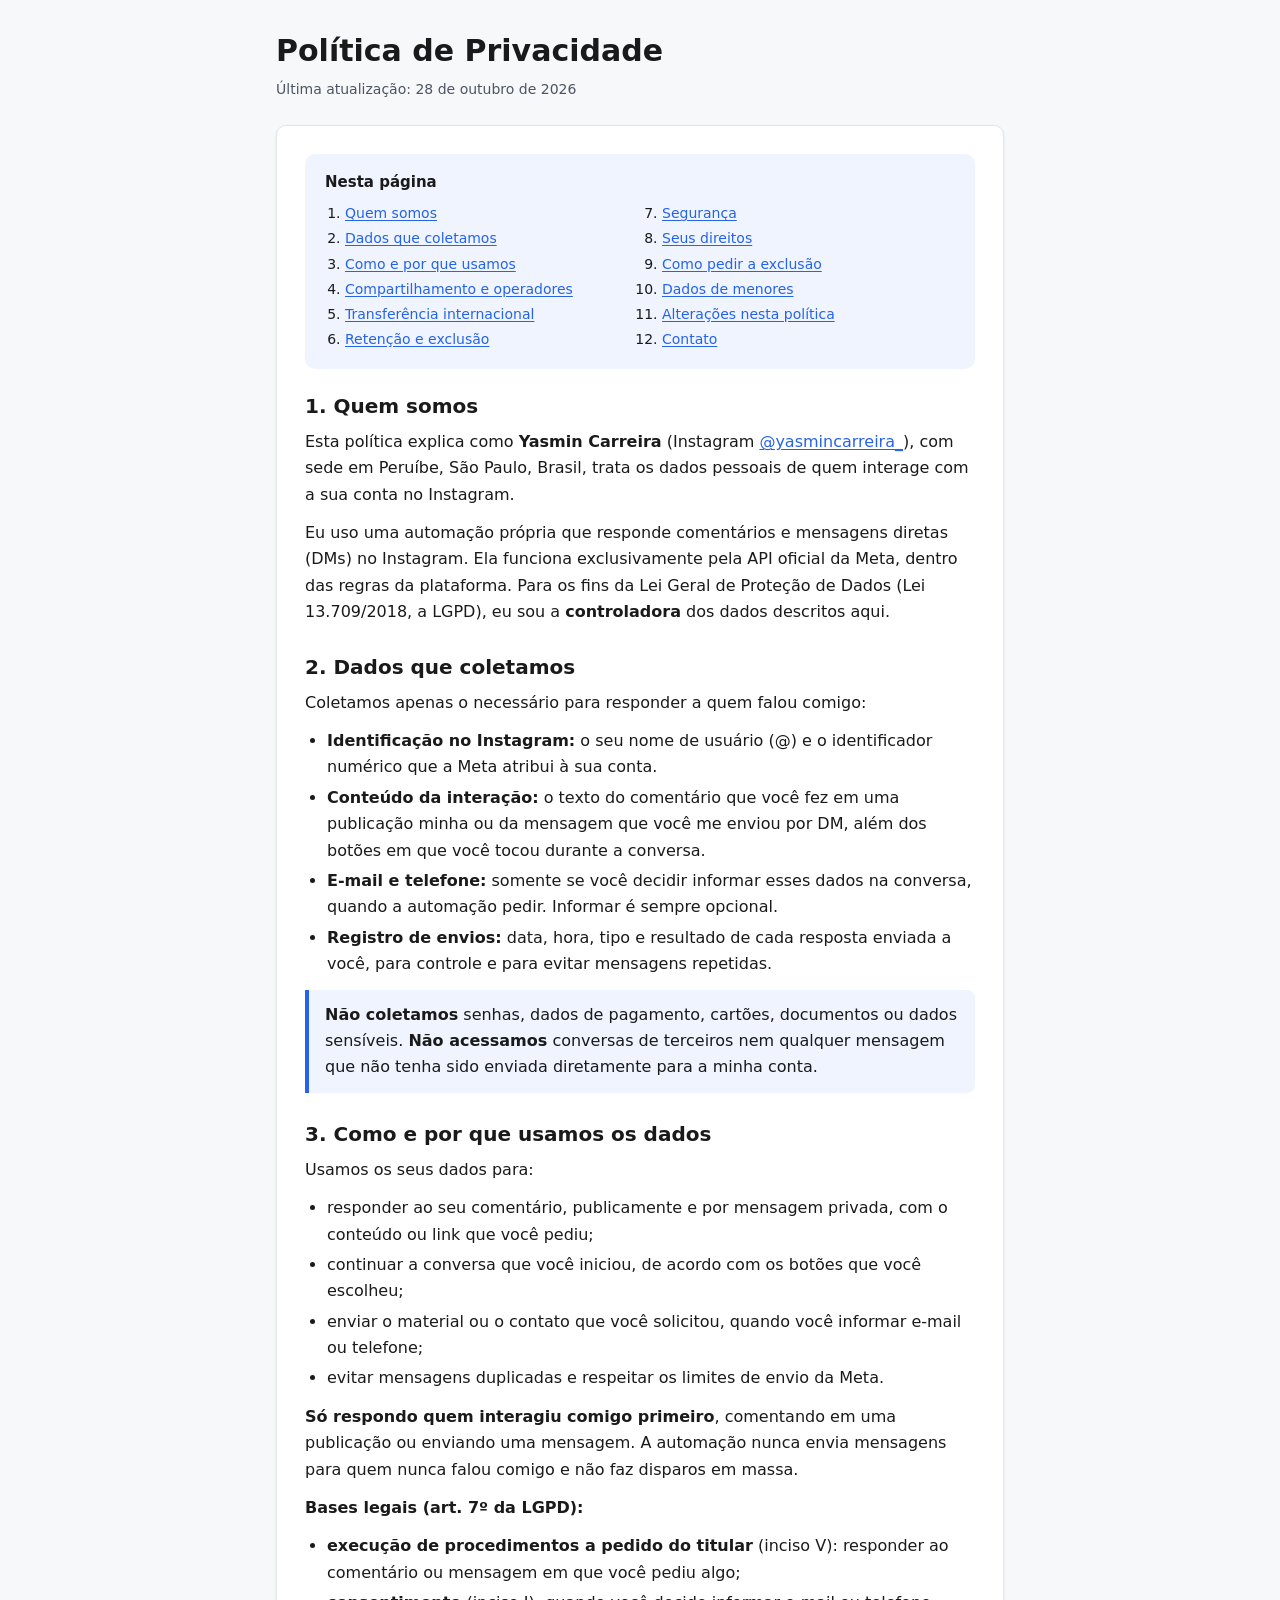
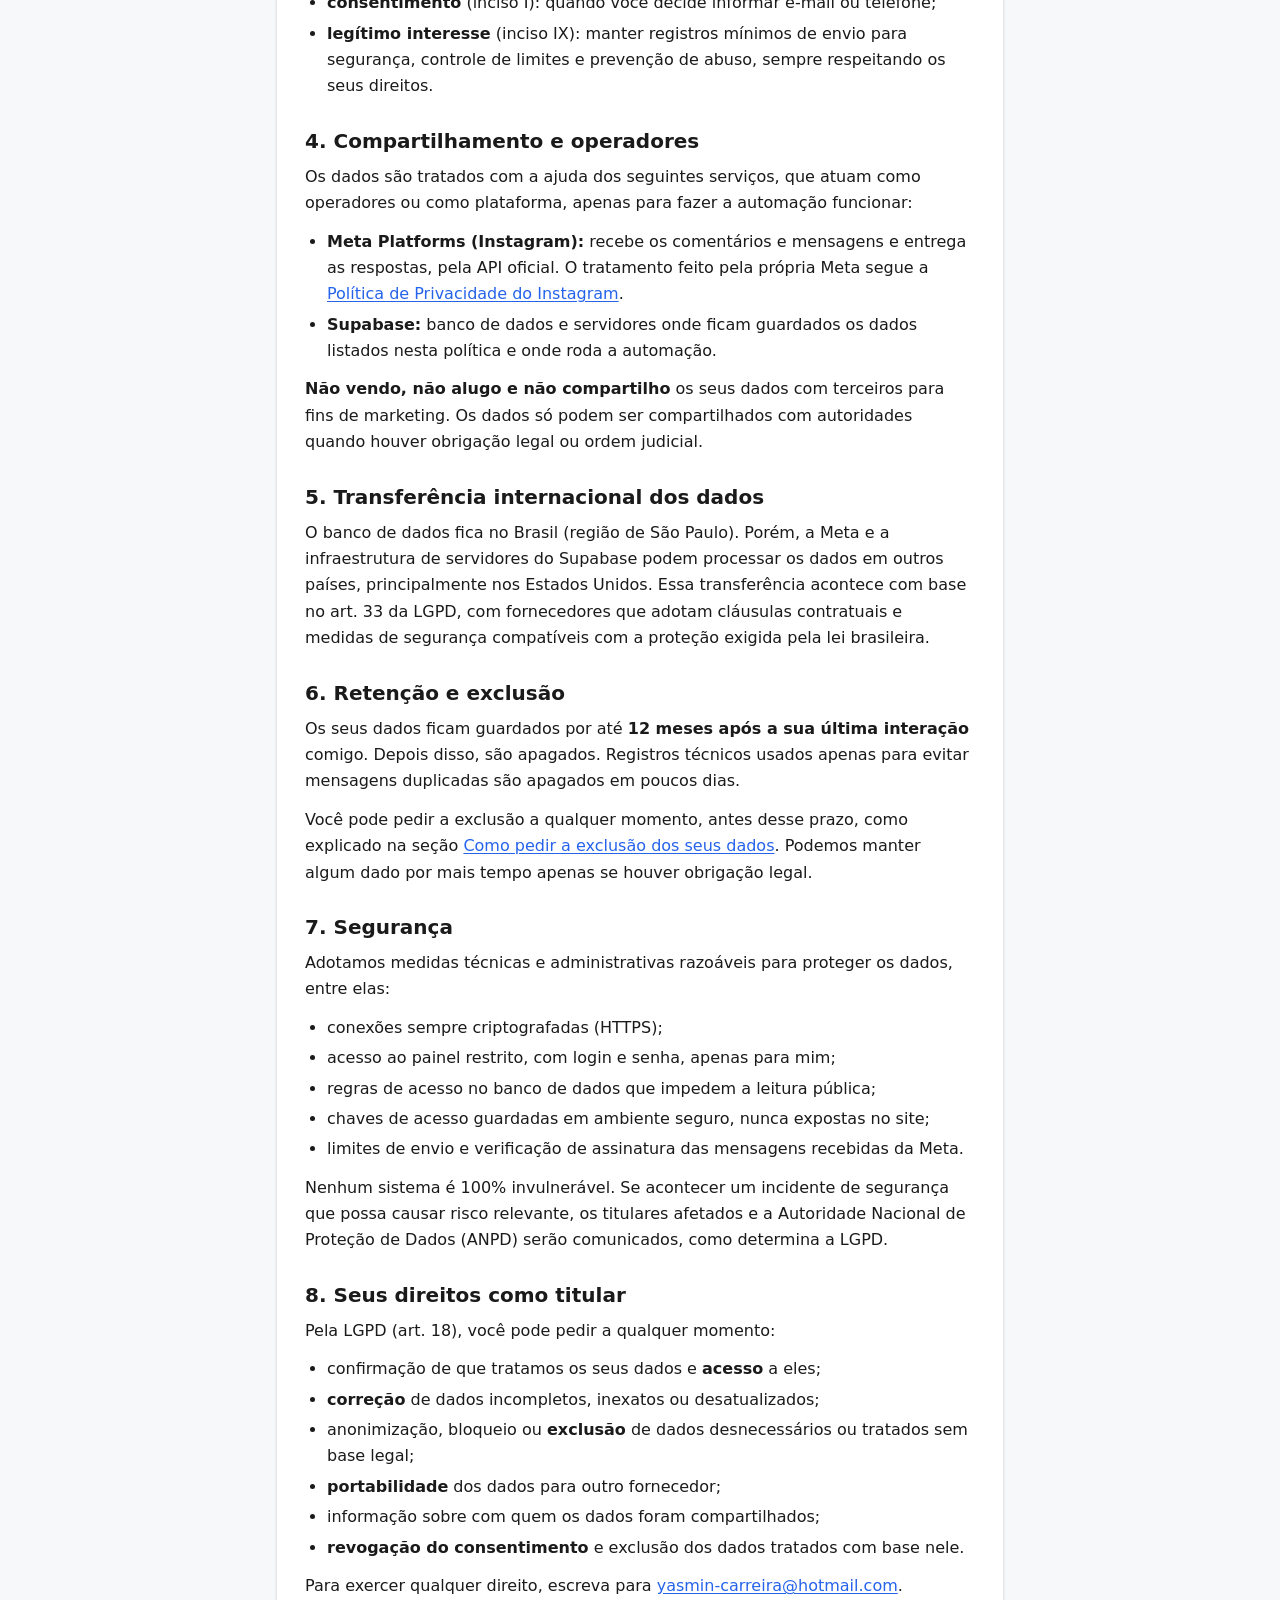
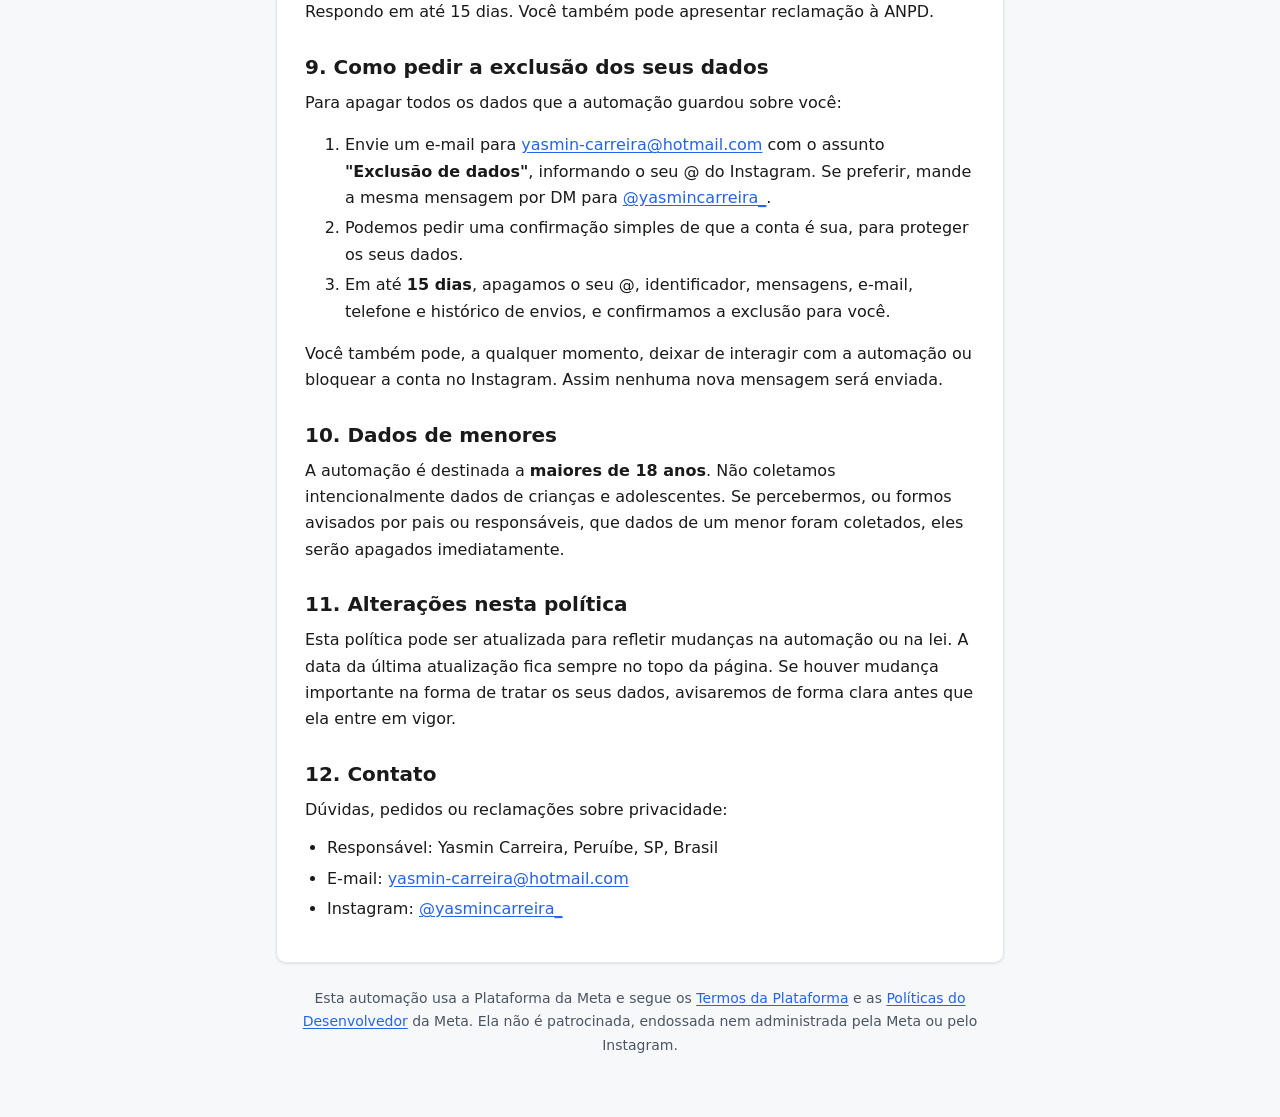
<file: frontend/privacidade/index.html>
<!DOCTYPE html>
<html lang="pt-br">
<head>
  <meta charset="utf-8">
  <meta name="viewport" content="width=device-width, initial-scale=1">
  <title>Política de Privacidade | Yasmin Carreira</title>
  <meta name="description" content="Política de Privacidade da automação de comentários e mensagens diretas do Instagram de Yasmin Carreira (@yasmincarreira_), conforme a LGPD.">
  <meta name="robots" content="index, follow">
  <style>
    :root {
      --accent: #2563EB;
      --accent-hover: #1D4ED8;
      --accent-soft: #EFF4FF;
      --bg: #F7F8FA;
      --surface: #FFFFFF;
      --text: #1A1A1A;
      --muted: #4B5563;
      --border: #E5E7EB;
      --radius: 10px;
      --font: system-ui, -apple-system, "Segoe UI", Roboto, "Helvetica Neue", Arial, sans-serif;
    }
    * { box-sizing: border-box; }
    html, body { margin: 0; }
    body {
      font-family: var(--font);
      font-size: 16px;
      line-height: 1.65;
      color: var(--text);
      background: var(--bg);
      -webkit-font-smoothing: antialiased;
    }
    a { color: var(--accent); text-underline-offset: 2px; }
    a:hover { color: var(--accent-hover); }
    a:focus-visible { outline: 3px solid var(--accent); outline-offset: 2px; border-radius: 3px; }
    .pular {
      position: absolute; left: -9999px; top: 8px;
      background: var(--surface); padding: 8px 12px; border-radius: 6px;
    }
    .pular:focus { left: 16px; }
    .wrap { max-width: 760px; margin: 0 auto; padding: 32px 16px 48px; }
    header.topo { margin-bottom: 24px; }
    header.topo h1 { font-size: 30px; line-height: 1.25; margin: 0 0 8px; }
    .data { color: var(--muted); margin: 0; font-size: 14px; }
    .card {
      background: var(--surface);
      border: 1px solid var(--border);
      border-radius: var(--radius);
      box-shadow: 0 1px 2px rgba(16,24,40,.05), 0 1px 3px rgba(16,24,40,.06);
      padding: 28px 28px 12px;
    }
    nav.indice {
      background: var(--accent-soft);
      border-radius: var(--radius);
      padding: 16px 20px;
      margin-bottom: 24px;
    }
    nav.indice h2 { font-size: 15px; margin: 0 0 8px; }
    nav.indice ol { margin: 0; padding-left: 20px; columns: 2; column-gap: 24px; font-size: 14px; }
    nav.indice li { break-inside: avoid; margin-bottom: 2px; }
    section { margin-bottom: 28px; scroll-margin-top: 16px; }
    section h2 { font-size: 20px; line-height: 1.3; margin: 0 0 10px; }
    p, ul { margin: 0 0 12px; }
    ul { padding-left: 22px; }
    li { margin-bottom: 4px; }
    .destaque {
      border-left: 4px solid var(--accent);
      background: var(--accent-soft);
      padding: 12px 16px;
      border-radius: 0 8px 8px 0;
    }
    footer.rodape {
      color: var(--muted);
      font-size: 14px;
      margin-top: 24px;
      text-align: center;
    }
    @media (max-width: 600px) {
      header.topo h1 { font-size: 24px; }
      .card { padding: 20px 18px 6px; }
      nav.indice ol { columns: 1; }
    }
  </style>
</head>
<body>
  <a class="pular" href="#conteudo">Pular para o conteúdo</a>
  <div class="wrap">
    <header class="topo">
      <h1>Política de Privacidade</h1>
      <p class="data">Última atualização: 28 de outubro de 2026</p>
    </header>

    <main id="conteudo" class="card">
      <nav class="indice" aria-label="Índice">
        <h2>Nesta página</h2>
        <ol>
          <li><a href="#quem-somos">Quem somos</a></li>
          <li><a href="#dados-coletados">Dados que coletamos</a></li>
          <li><a href="#uso-dos-dados">Como e por que usamos</a></li>
          <li><a href="#compartilhamento">Compartilhamento e operadores</a></li>
          <li><a href="#transferencia-internacional">Transferência internacional</a></li>
          <li><a href="#retencao">Retenção e exclusão</a></li>
          <li><a href="#seguranca">Segurança</a></li>
          <li><a href="#direitos">Seus direitos</a></li>
          <li><a href="#exclusao-de-dados">Como pedir a exclusão</a></li>
          <li><a href="#menores">Dados de menores</a></li>
          <li><a href="#alteracoes">Alterações nesta política</a></li>
          <li><a href="#contato">Contato</a></li>
        </ol>
      </nav>

      <section id="quem-somos" aria-labelledby="t-quem-somos">
        <h2 id="t-quem-somos">1. Quem somos</h2>
        <p>Esta política explica como <strong>Yasmin Carreira</strong> (Instagram <a href="https://www.instagram.com/yasmincarreira_/">@yasmincarreira_</a>), com sede em Peruíbe, São Paulo, Brasil, trata os dados pessoais de quem interage com a sua conta no Instagram.</p>
        <p>Eu uso uma automação própria que responde comentários e mensagens diretas (DMs) no Instagram. Ela funciona exclusivamente pela API oficial da Meta, dentro das regras da plataforma. Para os fins da Lei Geral de Proteção de Dados (Lei 13.709/2018, a LGPD), eu sou a <strong>controladora</strong> dos dados descritos aqui.</p>
      </section>

      <section id="dados-coletados" aria-labelledby="t-dados">
        <h2 id="t-dados">2. Dados que coletamos</h2>
        <p>Coletamos apenas o necessário para responder a quem falou comigo:</p>
        <ul>
          <li><strong>Identificação no Instagram:</strong> o seu nome de usuário (@) e o identificador numérico que a Meta atribui à sua conta.</li>
          <li><strong>Conteúdo da interação:</strong> o texto do comentário que você fez em uma publicação minha ou da mensagem que você me enviou por DM, além dos botões em que você tocou durante a conversa.</li>
          <li><strong>E-mail e telefone:</strong> somente se você decidir informar esses dados na conversa, quando a automação pedir. Informar é sempre opcional.</li>
          <li><strong>Registro de envios:</strong> data, hora, tipo e resultado de cada resposta enviada a você, para controle e para evitar mensagens repetidas.</li>
        </ul>
        <p class="destaque"><strong>Não coletamos</strong> senhas, dados de pagamento, cartões, documentos ou dados sensíveis. <strong>Não acessamos</strong> conversas de terceiros nem qualquer mensagem que não tenha sido enviada diretamente para a minha conta.</p>
      </section>

      <section id="uso-dos-dados" aria-labelledby="t-uso">
        <h2 id="t-uso">3. Como e por que usamos os dados</h2>
        <p>Usamos os seus dados para:</p>
        <ul>
          <li>responder ao seu comentário, publicamente e por mensagem privada, com o conteúdo ou link que você pediu;</li>
          <li>continuar a conversa que você iniciou, de acordo com os botões que você escolheu;</li>
          <li>enviar o material ou o contato que você solicitou, quando você informar e-mail ou telefone;</li>
          <li>evitar mensagens duplicadas e respeitar os limites de envio da Meta.</li>
        </ul>
        <p><strong>Só respondo quem interagiu comigo primeiro</strong>, comentando em uma publicação ou enviando uma mensagem. A automação nunca envia mensagens para quem nunca falou comigo e não faz disparos em massa.</p>
        <p><strong>Bases legais (art. 7º da LGPD):</strong></p>
        <ul>
          <li><strong>execução de procedimentos a pedido do titular</strong> (inciso V): responder ao comentário ou mensagem em que você pediu algo;</li>
          <li><strong>consentimento</strong> (inciso I): quando você decide informar e-mail ou telefone;</li>
          <li><strong>legítimo interesse</strong> (inciso IX): manter registros mínimos de envio para segurança, controle de limites e prevenção de abuso, sempre respeitando os seus direitos.</li>
        </ul>
      </section>

      <section id="compartilhamento" aria-labelledby="t-compartilhamento">
        <h2 id="t-compartilhamento">4. Compartilhamento e operadores</h2>
        <p>Os dados são tratados com a ajuda dos seguintes serviços, que atuam como operadores ou como plataforma, apenas para fazer a automação funcionar:</p>
        <ul>
          <li><strong>Meta Platforms (Instagram):</strong> recebe os comentários e mensagens e entrega as respostas, pela API oficial. O tratamento feito pela própria Meta segue a <a href="https://privacycenter.instagram.com/policy">Política de Privacidade do Instagram</a>.</li>
          <li><strong>Supabase:</strong> banco de dados e servidores onde ficam guardados os dados listados nesta política e onde roda a automação.</li>
        </ul>
        <p><strong>Não vendo, não alugo e não compartilho</strong> os seus dados com terceiros para fins de marketing. Os dados só podem ser compartilhados com autoridades quando houver obrigação legal ou ordem judicial.</p>
      </section>

      <section id="transferencia-internacional" aria-labelledby="t-transferencia">
        <h2 id="t-transferencia">5. Transferência internacional dos dados</h2>
        <p>O banco de dados fica no Brasil (região de São Paulo). Porém, a Meta e a infraestrutura de servidores do Supabase podem processar os dados em outros países, principalmente nos Estados Unidos. Essa transferência acontece com base no art. 33 da LGPD, com fornecedores que adotam cláusulas contratuais e medidas de segurança compatíveis com a proteção exigida pela lei brasileira.</p>
      </section>

      <section id="retencao" aria-labelledby="t-retencao">
        <h2 id="t-retencao">6. Retenção e exclusão</h2>
        <p>Os seus dados ficam guardados por até <strong>12 meses após a sua última interação</strong> comigo. Depois disso, são apagados. Registros técnicos usados apenas para evitar mensagens duplicadas são apagados em poucos dias.</p>
        <p>Você pode pedir a exclusão a qualquer momento, antes desse prazo, como explicado na seção <a href="#exclusao-de-dados">Como pedir a exclusão dos seus dados</a>. Podemos manter algum dado por mais tempo apenas se houver obrigação legal.</p>
      </section>

      <section id="seguranca" aria-labelledby="t-seguranca">
        <h2 id="t-seguranca">7. Segurança</h2>
        <p>Adotamos medidas técnicas e administrativas razoáveis para proteger os dados, entre elas:</p>
        <ul>
          <li>conexões sempre criptografadas (HTTPS);</li>
          <li>acesso ao painel restrito, com login e senha, apenas para mim;</li>
          <li>regras de acesso no banco de dados que impedem a leitura pública;</li>
          <li>chaves de acesso guardadas em ambiente seguro, nunca expostas no site;</li>
          <li>limites de envio e verificação de assinatura das mensagens recebidas da Meta.</li>
        </ul>
        <p>Nenhum sistema é 100% invulnerável. Se acontecer um incidente de segurança que possa causar risco relevante, os titulares afetados e a Autoridade Nacional de Proteção de Dados (ANPD) serão comunicados, como determina a LGPD.</p>
      </section>

      <section id="direitos" aria-labelledby="t-direitos">
        <h2 id="t-direitos">8. Seus direitos como titular</h2>
        <p>Pela LGPD (art. 18), você pode pedir a qualquer momento:</p>
        <ul>
          <li>confirmação de que tratamos os seus dados e <strong>acesso</strong> a eles;</li>
          <li><strong>correção</strong> de dados incompletos, inexatos ou desatualizados;</li>
          <li>anonimização, bloqueio ou <strong>exclusão</strong> de dados desnecessários ou tratados sem base legal;</li>
          <li><strong>portabilidade</strong> dos dados para outro fornecedor;</li>
          <li>informação sobre com quem os dados foram compartilhados;</li>
          <li><strong>revogação do consentimento</strong> e exclusão dos dados tratados com base nele.</li>
        </ul>
        <p>Para exercer qualquer direito, escreva para <a href="mailto:yasmin-carreira@hotmail.com">yasmin-carreira@hotmail.com</a>. Respondo em até 15 dias. Você também pode apresentar reclamação à ANPD.</p>
      </section>

      <section id="exclusao-de-dados" aria-labelledby="t-exclusao">
        <h2 id="t-exclusao">9. Como pedir a exclusão dos seus dados</h2>
        <p>Para apagar todos os dados que a automação guardou sobre você:</p>
        <ol>
          <li>Envie um e-mail para <a href="mailto:yasmin-carreira@hotmail.com?subject=Exclus%C3%A3o%20de%20dados">yasmin-carreira@hotmail.com</a> com o assunto <strong>"Exclusão de dados"</strong>, informando o seu @ do Instagram. Se preferir, mande a mesma mensagem por DM para <a href="https://www.instagram.com/yasmincarreira_/">@yasmincarreira_</a>.</li>
          <li>Podemos pedir uma confirmação simples de que a conta é sua, para proteger os seus dados.</li>
          <li>Em até <strong>15 dias</strong>, apagamos o seu @, identificador, mensagens, e-mail, telefone e histórico de envios, e confirmamos a exclusão para você.</li>
        </ol>
        <p>Você também pode, a qualquer momento, deixar de interagir com a automação ou bloquear a conta no Instagram. Assim nenhuma nova mensagem será enviada.</p>
      </section>

      <section id="menores" aria-labelledby="t-menores">
        <h2 id="t-menores">10. Dados de menores</h2>
        <p>A automação é destinada a <strong>maiores de 18 anos</strong>. Não coletamos intencionalmente dados de crianças e adolescentes. Se percebermos, ou formos avisados por pais ou responsáveis, que dados de um menor foram coletados, eles serão apagados imediatamente.</p>
      </section>

      <section id="alteracoes" aria-labelledby="t-alteracoes">
        <h2 id="t-alteracoes">11. Alterações nesta política</h2>
        <p>Esta política pode ser atualizada para refletir mudanças na automação ou na lei. A data da última atualização fica sempre no topo da página. Se houver mudança importante na forma de tratar os seus dados, avisaremos de forma clara antes que ela entre em vigor.</p>
      </section>

      <section id="contato" aria-labelledby="t-contato">
        <h2 id="t-contato">12. Contato</h2>
        <p>Dúvidas, pedidos ou reclamações sobre privacidade:</p>
        <ul>
          <li>Responsável: Yasmin Carreira, Peruíbe, SP, Brasil</li>
          <li>E-mail: <a href="mailto:yasmin-carreira@hotmail.com">yasmin-carreira@hotmail.com</a></li>
          <li>Instagram: <a href="https://www.instagram.com/yasmincarreira_/">@yasmincarreira_</a></li>
        </ul>
      </section>
    </main>

    <footer class="rodape">
      <p>Esta automação usa a Plataforma da Meta e segue os <a href="https://developers.facebook.com/terms/">Termos da Plataforma</a> e as <a href="https://developers.facebook.com/devpolicy/">Políticas do Desenvolvedor</a> da Meta. Ela não é patrocinada, endossada nem administrada pela Meta ou pelo Instagram.</p>
    </footer>
  </div>
</body>
</html>
</file>
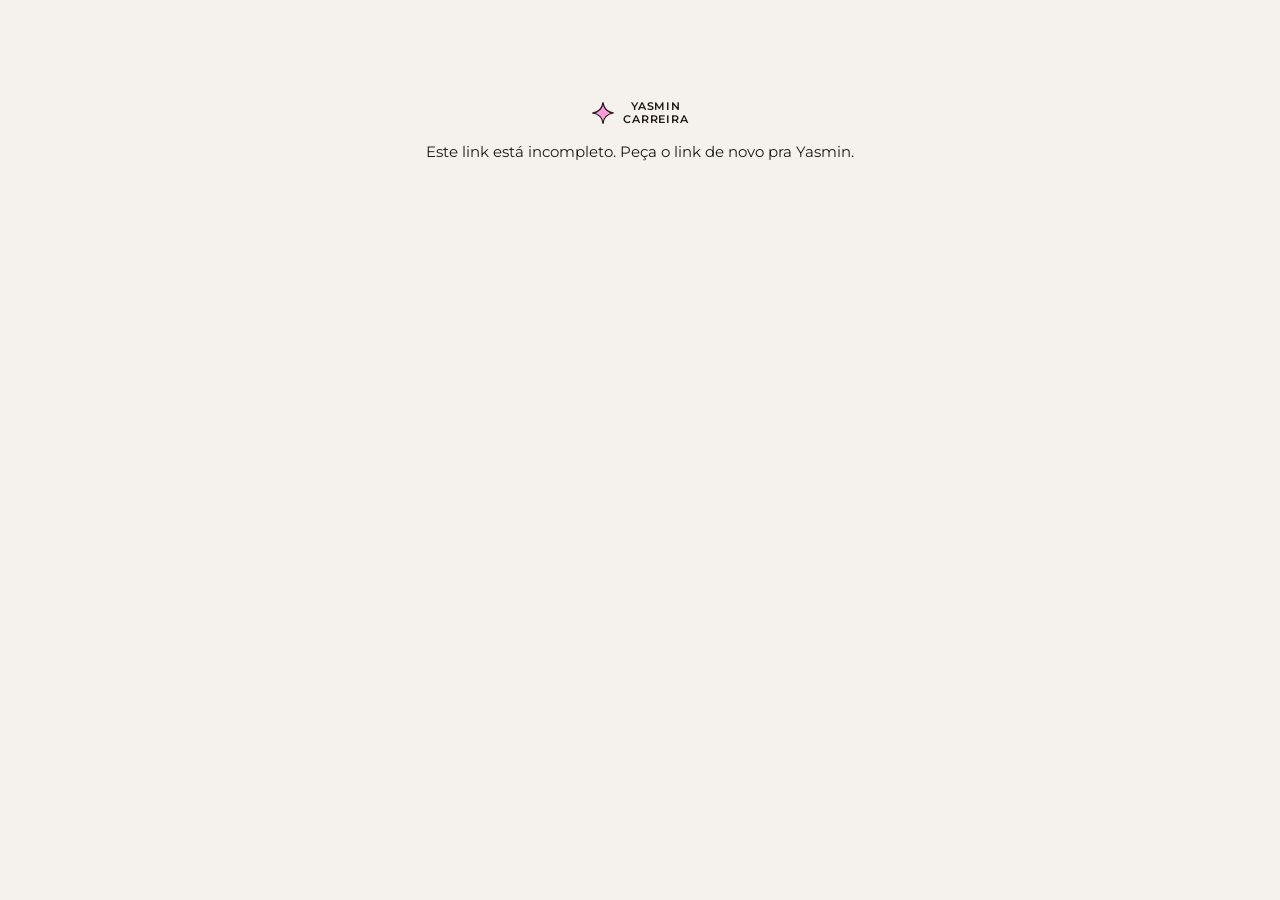
<file: frontend/roteiro.html>
<!doctype html>
<html lang="pt-BR">
<head>
  <meta charset="utf-8">
  <meta name="viewport" content="width=device-width, initial-scale=1">
  <meta name="robots" content="noindex, nofollow">
  <title>Roteiro para aprovação</title>
  <link rel="icon" type="image/svg+xml" href="data:image/svg+xml,%3Csvg xmlns='http://www.w3.org/2000/svg' viewBox='-3 -3 46 46'%3E%3Cpath d='M20 0C21.6 11.5 28.5 18.4 40 20 28.5 21.6 21.6 28.5 20 40 18.4 28.5 11.5 21.6 0 20 11.5 18.4 18.4 11.5 20 0Z' fill='%23ff99d9' stroke='%231e1915' stroke-width='2.4' stroke-linejoin='round'/%3E%3C/svg%3E">
  <link rel="preconnect" href="https://fonts.googleapis.com">
  <link rel="preconnect" href="https://fonts.gstatic.com" crossorigin>
  <link rel="stylesheet" href="https://fonts.googleapis.com/css2?family=Barlow+Condensed:wght@600;700&family=Montserrat:wght@400;500;600;700&display=swap">
  <style>
    :root {
      --bg: #f5f2ed; --surface: #fff; --text: #1e1915; --muted: #6f6964; --border: #e7e2de;
      --rosa: #ff99d9; --rosa-claro: #ffd9f0; --manteiga: #fff2c2; --azul-claro: #d9eafd; --creme: #ebe5dc;
      --ok: #1f6b2c; --ok-soft: #dff3dc; --err: #b42318;
      --titulo: "Barlow Condensed", "Arial Narrow", sans-serif;
    }
    * { box-sizing: border-box; }
    body { margin: 0; background: var(--bg); color: var(--text); font: 15px/1.55 Montserrat, system-ui, sans-serif; }
    .pag { max-width: 760px; margin: 0 auto; padding: 20px 16px 120px; }
    .topo { display: flex; align-items: center; justify-content: space-between; gap: 12px; padding-bottom: 14px; border-bottom: 2px solid var(--text); }
    .assina { display: flex; align-items: center; gap: 8px; font-weight: 600; letter-spacing: .08em; font-size: 11px; line-height: 1.15; }
    .assina svg { width: 24px; height: 24px; fill: var(--rosa); stroke: var(--text); stroke-width: 2.4; stroke-linejoin: round; overflow: visible; flex: none; }
    .doc { font-size: 12px; color: var(--muted); text-align: right; }
    .cabeca { display: flex; align-items: center; gap: 16px; margin: 26px 0 8px; }
    .logo { width: 64px; height: 64px; border-radius: 16px; background: var(--surface); object-fit: contain; padding: 6px; box-shadow: 0 6px 18px -10px rgba(30,25,21,.25); flex: none; }
    .logo-letra { display: grid; place-items: center; font: 700 30px var(--titulo); background: var(--manteiga); padding: 0; }
    .marca { font-size: 12px; font-weight: 600; letter-spacing: .08em; text-transform: uppercase; color: var(--muted); margin: 0; }
    h1 { font: 700 clamp(30px, 7vw, 42px)/1.02 var(--titulo); margin: 2px 0 0; }
    .chips { display: flex; flex-wrap: wrap; gap: 6px; margin: 14px 0 0; }
    .chip { background: var(--surface); border-radius: 99px; padding: 3px 12px; font-size: 12.5px; font-weight: 500; }
    .passos { background: var(--surface); border-radius: 18px; padding: 14px 18px; margin: 22px 0 0; font-size: 14px; }
    .passos ol { margin: 6px 0 0; padding-left: 20px; }
    h2 { font: 700 24px/1.1 var(--titulo); margin: 34px 0 4px; }
    .sub { color: var(--muted); margin: 0 0 14px; font-size: 14px; }
    .ganchos { display: grid; gap: 10px; }
    .gancho { all: unset; box-sizing: border-box; display: block; background: var(--surface); border: 2px solid transparent; border-radius: 18px; padding: 14px 16px 14px 52px; position: relative; cursor: pointer; transition: border-color .15s, background .15s; }
    .gancho:hover { border-color: var(--border); }
    .gancho:focus-visible { outline: 3px solid var(--rosa); outline-offset: 2px; }
    .gancho::before { content: ""; position: absolute; left: 16px; top: 16px; width: 22px; height: 22px; border-radius: 50%; border: 2px solid var(--text); background: var(--surface); }
    .gancho.on { border-color: var(--text); background: var(--manteiga); }
    .gancho.on::before { background: var(--text); box-shadow: inset 0 0 0 4px var(--manteiga); }
    .gancho b { display: block; font-size: 12px; letter-spacing: .06em; text-transform: uppercase; color: var(--muted); }
    .gancho span { display: block; font-weight: 500; font-size: 16px; white-space: pre-wrap; }
    .gancho[disabled] { cursor: default; }
    .cena { background: var(--surface); border-radius: 18px; padding: 16px 18px; margin-bottom: 12px; }
    .cena-topo { display: flex; align-items: center; justify-content: space-between; gap: 10px; margin-bottom: 10px; }
    .parte { font: 700 20px/1.1 var(--titulo); display: flex; align-items: center; gap: 8px; }
    .parte i { font-style: normal; width: 28px; height: 28px; border-radius: 50%; background: var(--rosa-claro); display: grid; place-items: center; font-size: 15px; }
    .colunas { display: grid; grid-template-columns: 1fr 1fr; gap: 10px; }
    .bloco { border-radius: 12px; padding: 10px 12px; background: var(--bg); }
    .bloco.audio { background: var(--manteiga); }
    .bloco.imagem { background: var(--azul-claro); }
    .bloco small { display: block; font-size: 11px; font-weight: 700; letter-spacing: .07em; text-transform: uppercase; color: var(--muted); margin-bottom: 2px; }
    .bloco p { margin: 0; white-space: pre-wrap; }
    .ref-foto { display: block; margin-top: 10px; width: 100%; max-height: 420px; object-fit: contain; border-radius: 12px; background: var(--bg); }
    .btn { all: unset; box-sizing: border-box; display: inline-flex; align-items: center; justify-content: center; gap: 6px; border-radius: 99px; padding: 9px 16px; font-weight: 600; font-size: 14px; cursor: pointer; background: var(--bg); color: var(--text); text-decoration: none; }
    .btn:hover { background: var(--creme); }
    .btn:focus-visible { outline: 3px solid var(--rosa); outline-offset: 2px; }
    .btn.escuro { background: var(--text); color: #fff; }
    .btn.escuro:hover { background: #000; }
    .btn svg { width: 18px; height: 18px; flex: none; }
    .btn.peq { padding: 6px 12px; font-size: 13px; }
    .btn[disabled] { opacity: .5; cursor: default; }
    .ref-btn { margin-top: 10px; }
    .coments { margin-top: 12px; display: grid; gap: 8px; }
    .coment { background: var(--rosa-claro); border-radius: 12px 12px 12px 4px; padding: 8px 12px; font-size: 14px; }
    .coment b { font-size: 12px; }
    .coment p { margin: 2px 0 0; white-space: pre-wrap; }
    .form-coment { margin-top: 10px; display: grid; gap: 8px; }
    textarea, input { font: inherit; color: inherit; width: 100%; border: 1.5px solid var(--border); border-radius: 12px; padding: 10px 12px; background: var(--surface); }
    textarea { min-height: 84px; resize: vertical; }
    textarea:focus, input:focus { outline: none; border-color: var(--text); }
    .form-acoes { display: flex; gap: 8px; justify-content: flex-end; flex-wrap: wrap; }
    .cta { background: var(--text); color: #fff; border-radius: 18px; padding: 16px 18px; font-weight: 500; white-space: pre-wrap; }
    .aprova { background: var(--surface); border: 2px solid var(--text); border-radius: 22px; padding: 18px; margin-top: 34px; }
    .aprova h2 { margin-top: 0; }
    .aprova label { display: block; font-size: 13px; font-weight: 600; margin: 10px 0 4px; }
    .aprova .btn { margin-top: 14px; width: 100%; padding: 13px; font-size: 15px; }
    .aviso { font-size: 13px; color: var(--err); margin: 8px 0 0; }
    .aprovado { background: var(--ok-soft); color: var(--ok); border-radius: 18px; padding: 14px 18px; font-weight: 600; display: flex; gap: 10px; align-items: center; margin-top: 22px; }
    .aprovado svg { width: 22px; height: 22px; flex: none; }
    .rodape { text-align: center; font-size: 12px; color: var(--muted); margin-top: 36px; }
    .toast { position: fixed; left: 50%; bottom: 20px; transform: translateX(-50%); background: var(--text); color: #fff; padding: 10px 18px; border-radius: 99px; font-size: 14px; font-weight: 500; box-shadow: 0 10px 30px rgba(0,0,0,.2); max-width: calc(100% - 32px); text-align: center; }
    .toast[hidden] { display: none; }
    .vazio { text-align: center; padding: 80px 10px; }
    @media (max-width: 560px) {
      .colunas { grid-template-columns: 1fr; }
      .doc { display: none; }
      .cena { padding: 14px; }
    }
  </style>
</head>
<body>
  <main class="pag" id="app"><p class="vazio">Carregando o roteiro...</p></main>
  <div class="toast" id="toast" role="status" aria-live="polite" hidden></div>

<script>
const API = "https://kiajlqrkyfnkwwkomwyw.supabase.co/functions/v1/roteiro-cliente";
const TOKEN = new URLSearchParams(location.search).get("t") || "";
const ESTRELA = '<svg viewBox="-3 -3 46 46" aria-hidden="true"><path d="M20 0C21.6 11.5 28.5 18.4 40 20 28.5 21.6 21.6 28.5 20 40 18.4 28.5 11.5 21.6 0 20 11.5 18.4 18.4 11.5 20 0Z"/></svg>';
const CHECK = '<svg viewBox="0 0 24 24" fill="none" stroke="currentColor" stroke-width="2.4" stroke-linecap="round" stroke-linejoin="round" aria-hidden="true"><circle cx="12" cy="12" r="10"/><path d="M7.5 12.5l3 3 6-6.5"/></svg>';
const $ = (s, el = document) => el.querySelector(s);
const esc = (s) => String(s ?? "").replace(/[&<>"']/g, (c) => ({ "&": "&amp;", "<": "&lt;", ">": "&gt;", '"': "&quot;", "'": "&#39;" }[c]));
const dataBr = (iso) => new Date(iso).toLocaleDateString("pt-BR");
const ehFoto = (u) => /\.(png|jpe?g|webp|gif|avif)(\?|#|$)/i.test(u) || /\/storage\/v1\/object\/public\//.test(u);
const ehLink = (u) => /^https?:\/\//i.test(u);
const nomeSalvo = { get() { try { return localStorage.getItem("rot_nome") || ""; } catch { return ""; } }, set(v) { try { localStorage.setItem("rot_nome", v); } catch {} } };

let r = null;
let ocupado = false;

function toast(msg) {
  const t = $("#toast");
  t.textContent = msg; t.hidden = false;
  clearTimeout(toast.t); toast.t = setTimeout(() => (t.hidden = true), 3200);
}

async function carregar() {
  if (!TOKEN) return erro("Este link está incompleto. Peça o link de novo pra Yasmin.");
  try {
    const res = await fetch(`${API}?t=${encodeURIComponent(TOKEN)}`);
    const d = await res.json();
    if (!res.ok) return erro(d.erro || "Não encontrei este roteiro.");
    r = d; render();
  } catch { erro("Não consegui abrir o roteiro. Confira a internet e tente de novo."); }
}

function erro(msg) {
  $("#app").innerHTML = `<div class="vazio"><div class="assina" style="justify-content:center">${ESTRELA}<span>YASMIN<br>CARREIRA</span></div><p>${esc(msg)}</p></div>`;
}

async function enviar(corpo, ok) {
  if (ocupado) return;
  ocupado = true;
  try {
    const res = await fetch(API, { method: "POST", headers: { "Content-Type": "application/json" }, body: JSON.stringify({ t: TOKEN, ...corpo }) });
    const d = await res.json();
    if (!res.ok) { toast(d.erro || "Não consegui enviar. Tente de novo."); return false; }
    r = d; render(); toast(ok); return true;
  } catch { toast("Não consegui enviar. Confira a internet e tente de novo."); return false; }
  finally { ocupado = false; }
}

function render() {
  document.title = `Roteiro ${r.marca ? r.marca + " · " : ""}${r.titulo}`;
  const aprovado = !!r.aprovado_em;
  const cenas = Array.isArray(r.cenas) ? r.cenas : [];
  const dois = r.gancho && r.gancho2;
  const ganchos = [r.gancho, r.gancho2].map((g, i) => g ? { n: i + 1, g } : null).filter(Boolean);
  const coments = (i) => r.comentarios.filter((c) => (i === null ? c.cena === null : c.cena === i));
  const listaComent = (i) => {
    const l = coments(i);
    return l.length ? `<div class="coments">${l.map((c) => `<div class="coment"><b>${esc(c.nome || r.marca || "Marca")} · ${dataBr(c.created_at)}</b><p>${esc(c.texto)}</p></div>`).join("")}</div>` : "";
  };
  const comentar = (i) => aprovado ? "" : `<button class="btn peq" data-comentar="${i}">Comentar</button>`;
  const logo = r.marca_logo ? `<img class="logo" src="${esc(r.marca_logo)}" alt="Logo ${esc(r.marca)}">` : r.marca ? `<div class="logo logo-letra" aria-hidden="true">${esc(r.marca.trim()[0].toUpperCase())}</div>` : "";

  $("#app").innerHTML = `
    <header class="topo">
      <div class="assina">${ESTRELA}<span>YASMIN<br>CARREIRA</span></div>
      <div class="doc">Roteiro para aprovação<br>enviado em ${dataBr(r.enviado_em)}</div>
    </header>
    <div class="cabeca">
      ${logo}
      <div>${r.marca ? `<p class="marca">${esc(r.marca)}</p>` : ""}<h1>${esc(r.titulo)}</h1></div>
    </div>
    <div class="chips"><span class="chip">${esc(r.formato)}</span><span class="chip">${cenas.length} ${cenas.length === 1 ? "cena" : "cenas"}</span>${dois ? `<span class="chip">2 opções de gancho</span>` : ""}</div>

    ${aprovado ? `<div class="aprovado">${CHECK}<span>Roteiro aprovado por ${esc(r.aprovado_por)} em ${dataBr(r.aprovado_em)}. Obrigada!</span></div>` : `
    <div class="passos"><b>Como funciona</b><ol>
      ${dois ? "<li>Escolha o gancho que você prefere.</li>" : ""}
      <li>Se quiser ajustar algo, toque em <b>Comentar</b> na cena.</li>
      <li>No final, escreva seu nome e toque em <b>Aprovar roteiro</b>.</li>
    </ol></div>`}

    ${ganchos.length ? `
      <h2>${dois ? "Escolha o gancho" : "Gancho"}</h2>
      <p class="sub">Os primeiros segundos do vídeo, que seguram quem está assistindo.</p>
      <div class="ganchos" role="radiogroup" aria-label="Ganchos">
        ${ganchos.map(({ n, g }) => `
          <button class="gancho ${r.gancho_escolhido === n ? "on" : ""}" role="radio" aria-checked="${r.gancho_escolhido === n}" data-gancho="${n}" ${aprovado || !dois ? "disabled" : ""}>
            <b>Gancho ${n}${r.gancho_escolhido === n ? " · escolhido" : ""}</b><span>${esc(g)}</span>
          </button>`).join("")}
      </div>` : ""}

    ${cenas.length ? `<h2>Roteiro</h2><p class="sub">O que eu falo e o que aparece em cada parte do vídeo.</p>` : ""}
    ${cenas.map((c, i) => {
      const ref = String(c.referencia || "").trim();
      return `
      <article class="cena" id="cena-${i}">
        <div class="cena-topo"><div class="parte"><i>${i + 1}</i>${esc(c.parte || `Cena ${i + 1}`)}</div>${comentar(i)}</div>
        <div class="colunas">
          <div class="bloco audio"><small>Áudio · o que eu falo</small><p>${esc(c.audio) || "-"}</p></div>
          <div class="bloco imagem"><small>Imagem · o que aparece</small><p>${esc(c.imagem) || "-"}</p></div>
        </div>
        ${ref && ehLink(ref) ? (ehFoto(ref) ? `<img class="ref-foto" src="${esc(ref)}" alt="Referência da cena ${i + 1}" loading="lazy">` : `<a class="btn peq ref-btn" href="${esc(ref)}" target="_blank" rel="noopener">Ver referência</a>`) : ref ? `<div class="bloco" style="margin-top:10px"><small>Referência</small><p>${esc(ref)}</p></div>` : ""}
        ${listaComent(i)}
        <div class="form-slot"></div>
      </article>`;
    }).join("")}

    ${r.cta ? `<h2>Chamada final</h2><div class="cta">${esc(r.cta)}</div>` : ""}

    <article class="cena" id="cena-geral" style="margin-top:22px">
      <div class="cena-topo"><div class="parte">Comentário geral</div>${comentar(null)}</div>
      ${coments(null).length ? "" : `<p class="sub" style="margin:0">Algo que vale pro roteiro todo.</p>`}
      ${listaComent(null)}
      <div class="form-slot"></div>
    </article>

    ${aprovado ? "" : `
    <section class="aprova" aria-labelledby="ap-t">
      <h2 id="ap-t">Aprovar roteiro</h2>
      <p class="sub" style="margin:0">Depois de aprovado eu já começo a gravar.</p>
      <label for="ap-nome">Seu nome</label>
      <input id="ap-nome" maxlength="80" autocomplete="name" value="${esc(nomeSalvo.get())}">
      <label for="ap-obs">Observação (opcional)</label>
      <textarea id="ap-obs" maxlength="1500" placeholder="Ex: aprovado, só mudar a cor da camiseta"></textarea>
      ${dois && !r.gancho_escolhido ? `<p class="aviso">Escolha um dos ganchos lá em cima antes de aprovar.</p>` : ""}
      <button class="btn escuro" id="ap-btn" ${dois && !r.gancho_escolhido ? "disabled" : ""}>${CHECK} Aprovar roteiro</button>
    </section>`}

    <p class="rodape">Roteiro feito por Yasmin Carreira · yasmincarreira.com</p>`;

  document.querySelectorAll("[data-gancho]").forEach((b) => b.addEventListener("click", () => {
    const n = Number(b.dataset.gancho);
    if (n !== r.gancho_escolhido) enviar({ acao: "gancho", gancho: n, nome: nomeSalvo.get() }, `Gancho ${n} escolhido.`);
  }));
  document.querySelectorAll("[data-comentar]").forEach((b) => b.addEventListener("click", () => abrirComentario(b)));
  $("#ap-btn")?.addEventListener("click", async () => {
    const nome = $("#ap-nome").value.trim();
    if (!nome) { toast("Escreva seu nome pra aprovar."); $("#ap-nome").focus(); return; }
    nomeSalvo.set(nome);
    if (await enviar({ acao: "aprovar", nome, texto: $("#ap-obs").value }, "Roteiro aprovado. Obrigada!")) scrollTo({ top: 0, behavior: "smooth" });
  });
}

function abrirComentario(b) {
  const cena = b.dataset.comentar === "null" ? null : Number(b.dataset.comentar);
  const slot = $(".form-slot", b.closest(".cena"));
  if (slot.innerHTML) { slot.innerHTML = ""; return; }
  slot.innerHTML = `
    <div class="form-coment">
      <textarea maxlength="1500" placeholder="O que você quer ajustar?" aria-label="Comentário"></textarea>
      <input maxlength="80" placeholder="Seu nome" aria-label="Seu nome" autocomplete="name" value="${esc(nomeSalvo.get())}">
      <div class="form-acoes"><button class="btn peq" data-cancela>Cancelar</button><button class="btn peq escuro" data-envia>Enviar comentário</button></div>
    </div>`;
  const ta = $("textarea", slot);
  ta.focus();
  $("[data-cancela]", slot).addEventListener("click", () => (slot.innerHTML = ""));
  $("[data-envia]", slot).addEventListener("click", () => {
    const texto = ta.value.trim();
    const nome = $("input", slot).value.trim();
    if (!texto) { toast("Escreva o comentário."); ta.focus(); return; }
    if (nome) nomeSalvo.set(nome);
    const alvo = cena === null ? "cena-geral" : `cena-${cena}`;
    enviar({ acao: "comentario", cena, texto, nome }, "Comentário enviado. Obrigada!").then((ok) => ok && document.getElementById(alvo)?.scrollIntoView({ block: "center" }));
  });
}

carregar();
</script>
</body>
</html>
</file>
